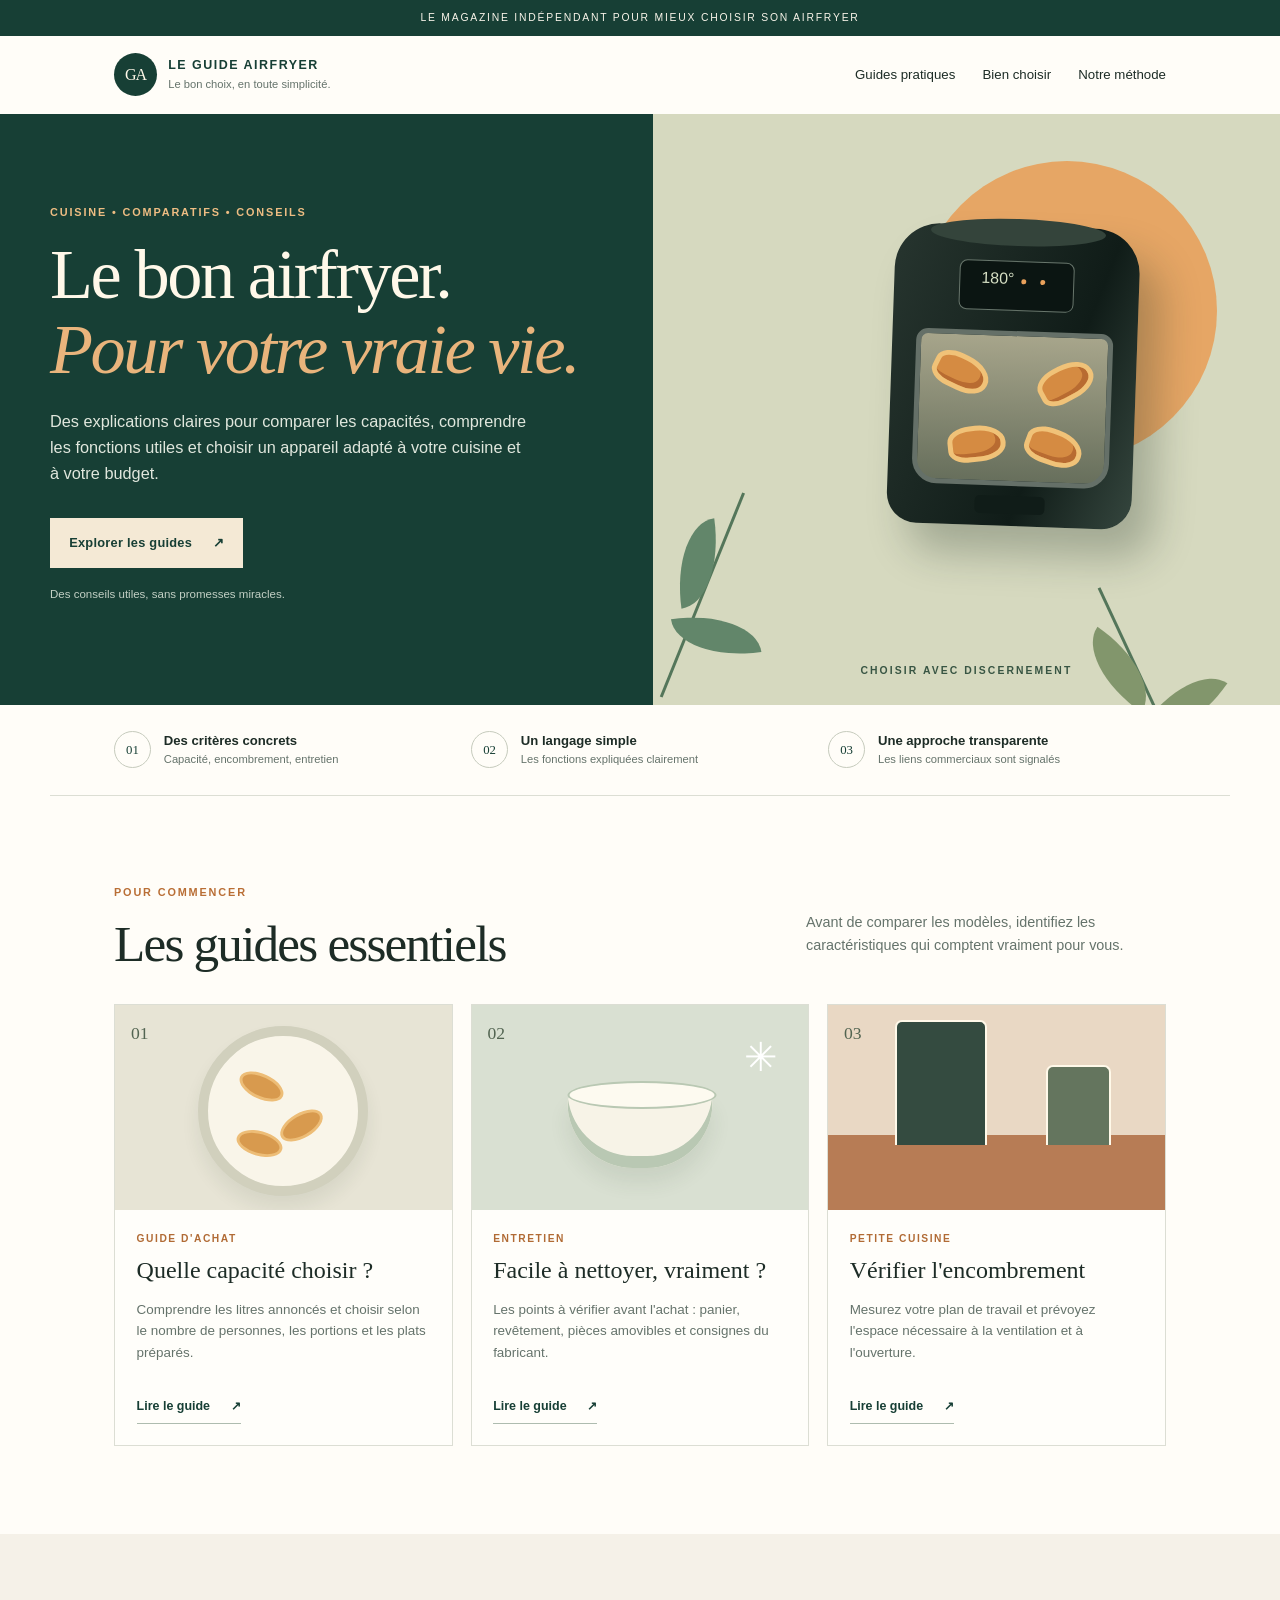
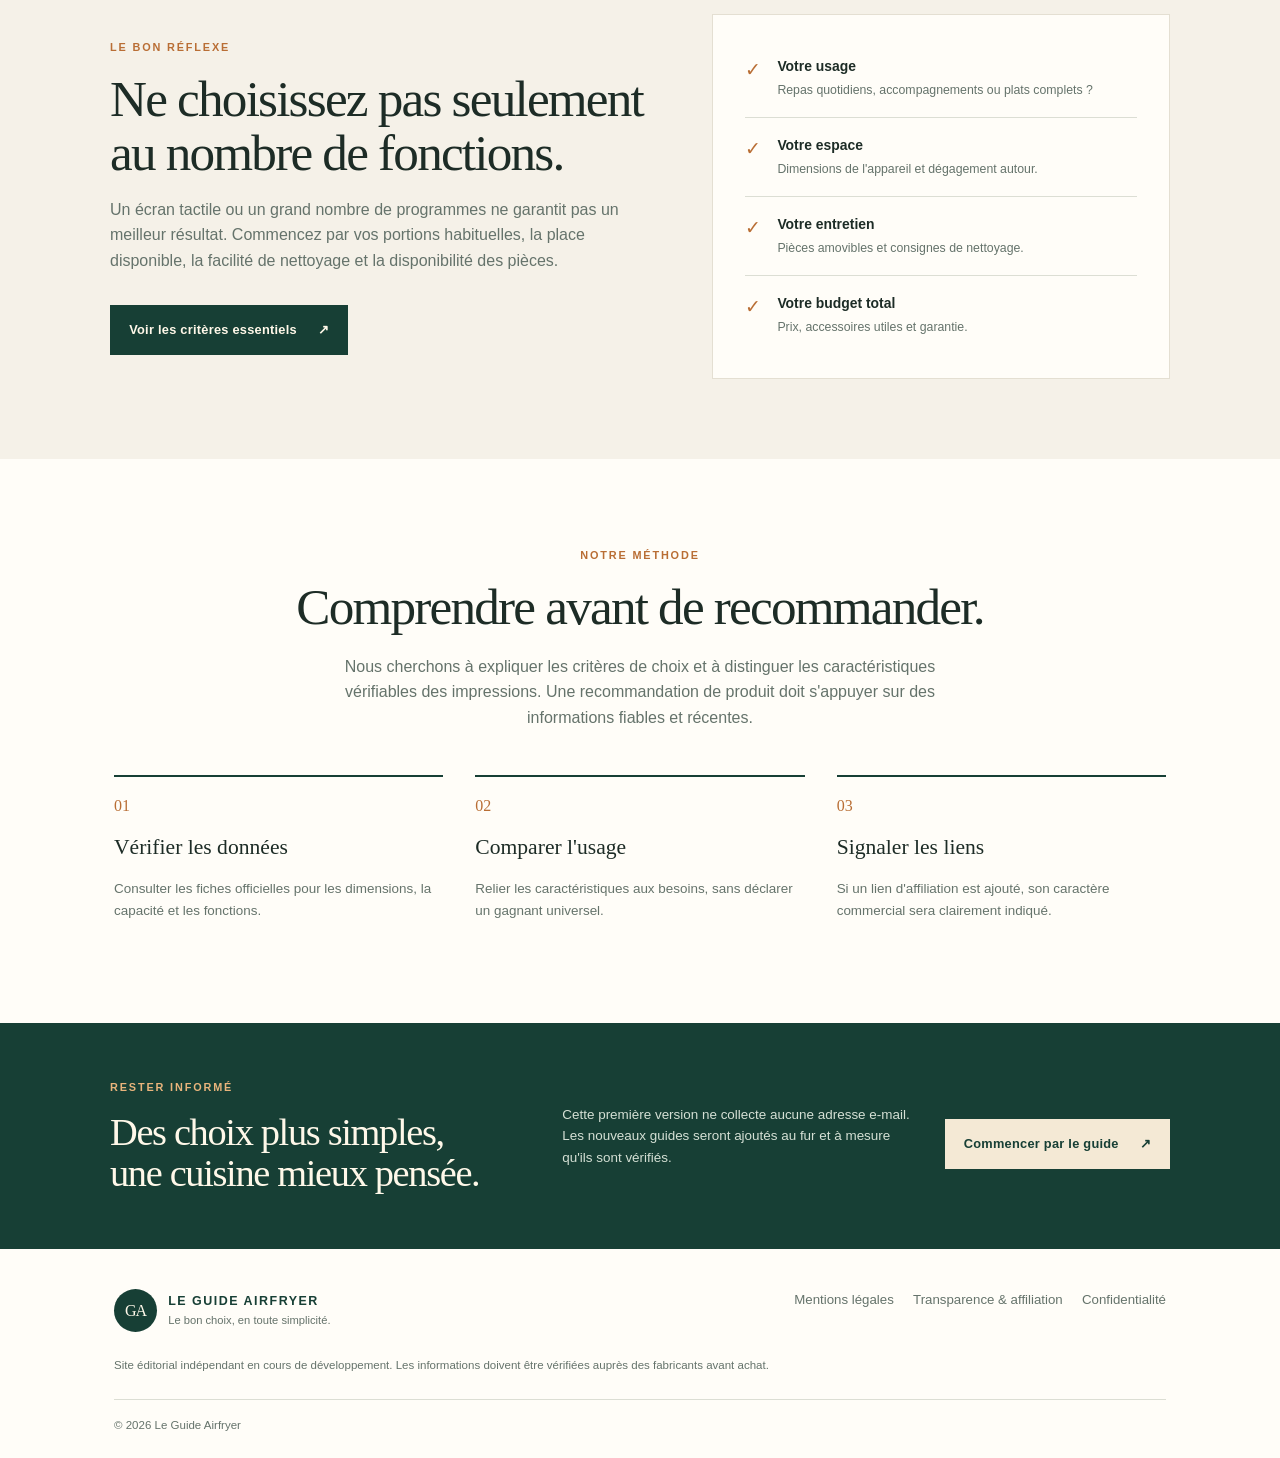
<file: index.html>
<!doctype html>
<html lang="fr">
<head>
  <meta charset="utf-8">
  <meta name="viewport" content="width=device-width, initial-scale=1">
  <meta name="theme-color" content="#173f35">
  <meta name="description" content="Guides pratiques, critères de choix et comparatifs pour choisir un airfryer adapté à votre cuisine.">
  <title>Le Guide Airfryer — Bien choisir, mieux cuisiner</title>
  <link rel="stylesheet" href="styles.css">
</head>
<body>
  <div class="announcement">LE MAGAZINE INDÉPENDANT POUR MIEUX CHOISIR SON AIRFRYER</div>
  <header class="site-header">
    <a class="brand" href="index.html" aria-label="Le Guide Airfryer, accueil">
      <span class="brand-mark">GA</span>
      <span><strong>LE GUIDE AIRFRYER</strong><small>Le bon choix, en toute simplicité.</small></span>
    </a>
    <button class="menu-toggle" id="menuToggle" aria-expanded="false" aria-controls="mainNav">Menu</button>
    <nav id="mainNav" class="main-nav" aria-label="Navigation principale">
      <a href="#guides">Guides pratiques</a>
      <a href="#choisir">Bien choisir</a>
      <a href="#methode">Notre méthode</a>
    </nav>
  </header>

  <main>
    <section class="hero">
      <div class="hero-copy">
        <p class="eyebrow">CUISINE • COMPARATIFS • CONSEILS</p>
        <h1>Le bon airfryer.<br><em>Pour votre vraie vie.</em></h1>
        <p class="hero-intro">Des explications claires pour comparer les capacités, comprendre les fonctions utiles et choisir un appareil adapté à votre cuisine et à votre budget.</p>
        <a class="button button-light" href="#guides">Explorer les guides <span aria-hidden="true">↗</span></a>
        <p class="hero-note">Des conseils utiles, sans promesses miracles.</p>
      </div>
      <div class="hero-art" role="img" aria-label="Illustration stylisée d'un airfryer et de légumes">
        <div class="sun"></div>
        <div class="plant plant-one"></div><div class="plant plant-two"></div>
        <div class="airfryer">
          <div class="airfryer-top"></div><div class="airfryer-screen"><span>180°</span><i></i><i></i></div>
          <div class="airfryer-drawer"><div class="food food-one"></div><div class="food food-two"></div><div class="food food-three"></div><div class="food food-four"></div></div>
          <div class="airfryer-handle"></div>
        </div>
        <div class="art-caption">CHOISIR AVEC DISCERNEMENT</div>
      </div>
    </section>

    <section class="trust-strip" aria-label="Nos engagements">
      <div><span class="trust-icon">01</span><span><strong>Des critères concrets</strong><small>Capacité, encombrement, entretien</small></span></div>
      <div><span class="trust-icon">02</span><span><strong>Un langage simple</strong><small>Les fonctions expliquées clairement</small></span></div>
      <div><span class="trust-icon">03</span><span><strong>Une approche transparente</strong><small>Les liens commerciaux sont signalés</small></span></div>
    </section>

    <section class="section" id="guides">
      <div class="section-heading">
        <div><p class="eyebrow">POUR COMMENCER</p><h2>Les guides essentiels</h2></div>
        <p>Avant de comparer les modèles, identifiez les caractéristiques qui comptent vraiment pour vous.</p>
      </div>
      <div class="guide-grid">
        <article class="guide-card featured">
          <div class="card-visual visual-capacity"><span class="visual-number">01</span><div class="plate"><div class="potato p1"></div><div class="potato p2"></div><div class="potato p3"></div></div></div>
          <div class="card-content"><p class="card-category">GUIDE D'ACHAT</p><h3>Quelle capacité choisir ?</h3><p>Comprendre les litres annoncés et choisir selon le nombre de personnes, les portions et les plats préparés.</p><a href="guide-capacite.html" class="text-link">Lire le guide <span>↗</span></a></div>
        </article>
        <article class="guide-card">
          <div class="card-visual visual-clean"><span class="visual-number">02</span><div class="sparkle">✳</div><div class="bowl"></div></div>
          <div class="card-content"><p class="card-category">ENTRETIEN</p><h3>Facile à nettoyer, vraiment ?</h3><p>Les points à vérifier avant l'achat : panier, revêtement, pièces amovibles et consignes du fabricant.</p><a href="guide-entretien.html" class="text-link">Lire le guide <span>↗</span></a></div>
        </article>
        <article class="guide-card">
          <div class="card-visual visual-size"><span class="visual-number">03</span><div class="counter"></div><div class="measure measure-a"></div><div class="measure measure-b"></div></div>
          <div class="card-content"><p class="card-category">PETITE CUISINE</p><h3>Vérifier l'encombrement</h3><p>Mesurez votre plan de travail et prévoyez l'espace nécessaire à la ventilation et à l'ouverture.</p><a href="guide-encombrement.html" class="text-link">Lire le guide <span>↗</span></a></div>
        </article>
      </div>
    </section>

    <section class="choice-section" id="choisir">
      <div class="choice-copy">
        <p class="eyebrow">LE BON RÉFLEXE</p>
        <h2>Ne choisissez pas seulement au nombre de fonctions.</h2>
        <p>Un écran tactile ou un grand nombre de programmes ne garantit pas un meilleur résultat. Commencez par vos portions habituelles, la place disponible, la facilité de nettoyage et la disponibilité des pièces.</p>
        <a href="guide-capacite.html" class="button button-dark">Voir les critères essentiels <span>↗</span></a>
      </div>
      <div class="checklist">
        <div><span>✓</span><p><strong>Votre usage</strong><small>Repas quotidiens, accompagnements ou plats complets ?</small></p></div>
        <div><span>✓</span><p><strong>Votre espace</strong><small>Dimensions de l'appareil et dégagement autour.</small></p></div>
        <div><span>✓</span><p><strong>Votre entretien</strong><small>Pièces amovibles et consignes de nettoyage.</small></p></div>
        <div><span>✓</span><p><strong>Votre budget total</strong><small>Prix, accessoires utiles et garantie.</small></p></div>
      </div>
    </section>

    <section class="method-section" id="methode">
      <p class="eyebrow">NOTRE MÉTHODE</p>
      <h2>Comprendre avant de recommander.</h2>
      <p class="method-intro">Nous cherchons à expliquer les critères de choix et à distinguer les caractéristiques vérifiables des impressions. Une recommandation de produit doit s'appuyer sur des informations fiables et récentes.</p>
      <div class="method-points">
        <div><span>01</span><h3>Vérifier les données</h3><p>Consulter les fiches officielles pour les dimensions, la capacité et les fonctions.</p></div>
        <div><span>02</span><h3>Comparer l'usage</h3><p>Relier les caractéristiques aux besoins, sans déclarer un gagnant universel.</p></div>
        <div><span>03</span><h3>Signaler les liens</h3><p>Si un lien d'affiliation est ajouté, son caractère commercial sera clairement indiqué.</p></div>
      </div>
    </section>

    <section class="newsletter">
      <div><p class="eyebrow">RESTER INFORMÉ</p><h2>Des choix plus simples,<br>une cuisine mieux pensée.</h2></div>
      <p>Cette première version ne collecte aucune adresse e-mail. Les nouveaux guides seront ajoutés au fur et à mesure qu'ils sont vérifiés.</p>
      <a href="guide-capacite.html" class="button button-light">Commencer par le guide <span>↗</span></a>
    </section>
  </main>

  <footer class="site-footer">
    <a class="brand brand-footer" href="index.html"><span class="brand-mark">GA</span><span><strong>LE GUIDE AIRFRYER</strong><small>Le bon choix, en toute simplicité.</small></span></a>
    <div class="footer-links"><a href="mentions-legales.html">Mentions légales</a><a href="divulgation-affiliation.html">Transparence & affiliation</a><a href="confidentialite.html">Confidentialité</a></div>
    <p class="footer-note">Site éditorial indépendant en cours de développement. Les informations doivent être vérifiées auprès des fabricants avant achat.</p>
    <p class="copyright">© <span id="year"></span> Le Guide Airfryer</p>
  </footer>
  <script src="script.js"></script>
</body>
</html>
</file>
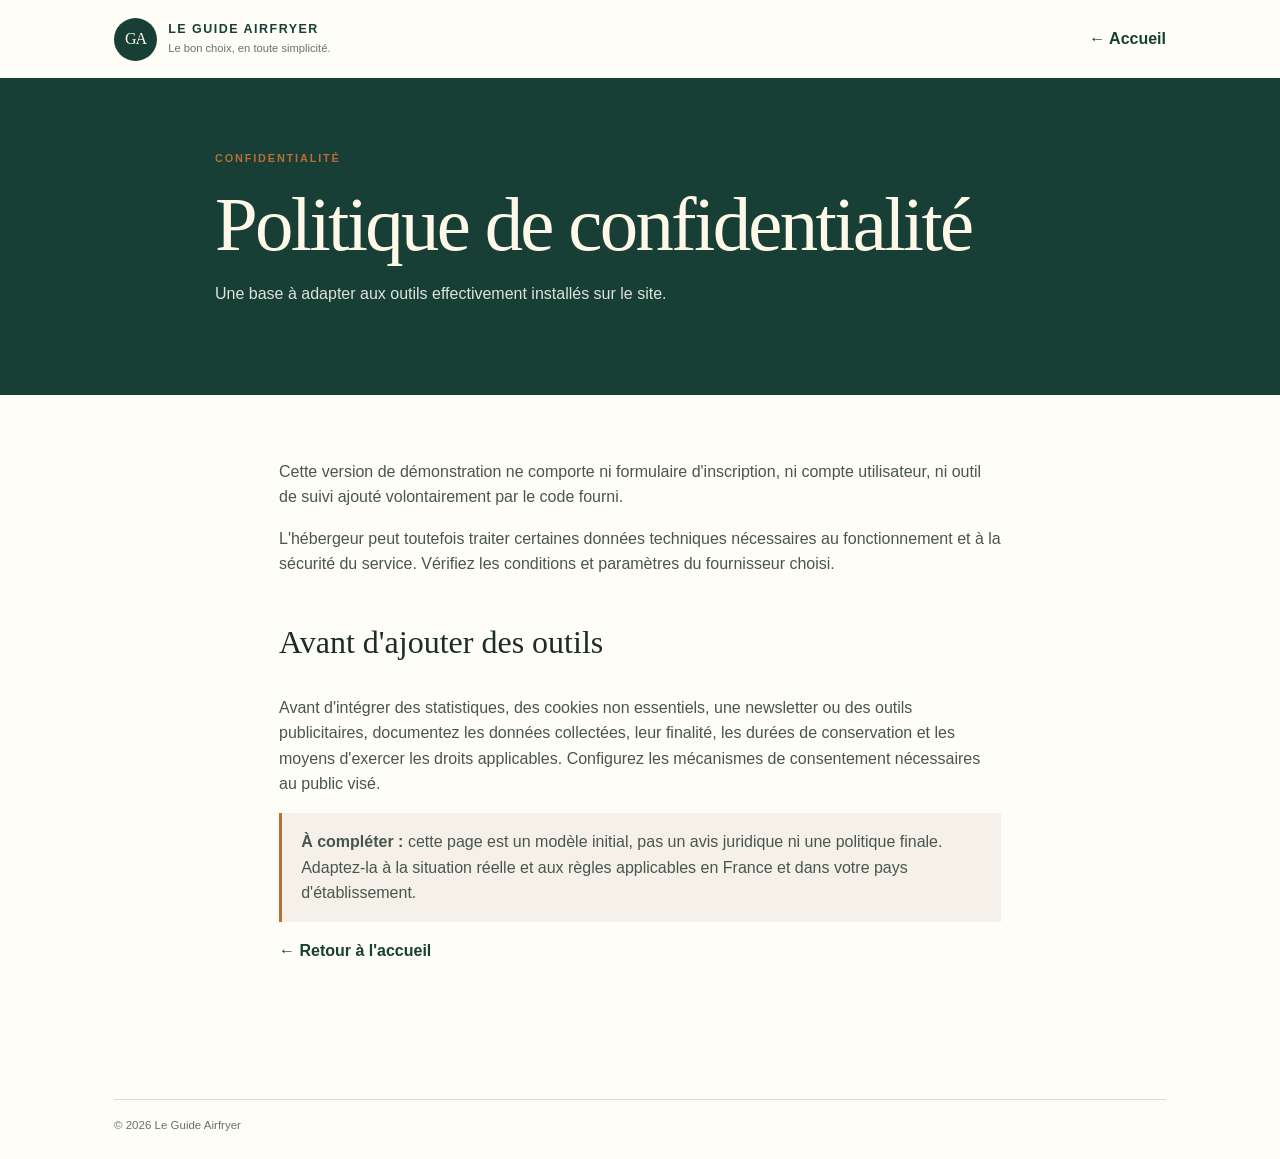
<file: confidentialite.html>
<!doctype html><html lang="fr"><head><meta charset="utf-8"><meta name="viewport" content="width=device-width, initial-scale=1"><title>Confidentialité — Le Guide Airfryer</title><link rel="stylesheet" href="styles.css"></head><body><header class="site-header"><a class="brand" href="index.html"><span class="brand-mark">GA</span><span><strong>LE GUIDE AIRFRYER</strong><small>Le bon choix, en toute simplicité.</small></span></a><a class="back-link" href="index.html">← Accueil</a></header><main><section class="article-hero"><p class="eyebrow">CONFIDENTIALITÉ</p><h1>Politique de confidentialité</h1><p>Une base à adapter aux outils effectivement installés sur le site.</p></section><article class="article-body"><p>Cette version de démonstration ne comporte ni formulaire d'inscription, ni compte utilisateur, ni outil de suivi ajouté volontairement par le code fourni.</p><p>L'hébergeur peut toutefois traiter certaines données techniques nécessaires au fonctionnement et à la sécurité du service. Vérifiez les conditions et paramètres du fournisseur choisi.</p><h2>Avant d'ajouter des outils</h2><p>Avant d'intégrer des statistiques, des cookies non essentiels, une newsletter ou des outils publicitaires, documentez les données collectées, leur finalité, les durées de conservation et les moyens d'exercer les droits applicables. Configurez les mécanismes de consentement nécessaires au public visé.</p><p class="notice"><strong>À compléter :</strong> cette page est un modèle initial, pas un avis juridique ni une politique finale. Adaptez-la à la situation réelle et aux règles applicables en France et dans votre pays d'établissement.</p><p><a class="back-link" href="index.html">← Retour à l'accueil</a></p></article></main><footer class="site-footer"><p class="copyright">© <span id="year"></span> Le Guide Airfryer</p></footer><script src="script.js"></script></body></html>
</file>
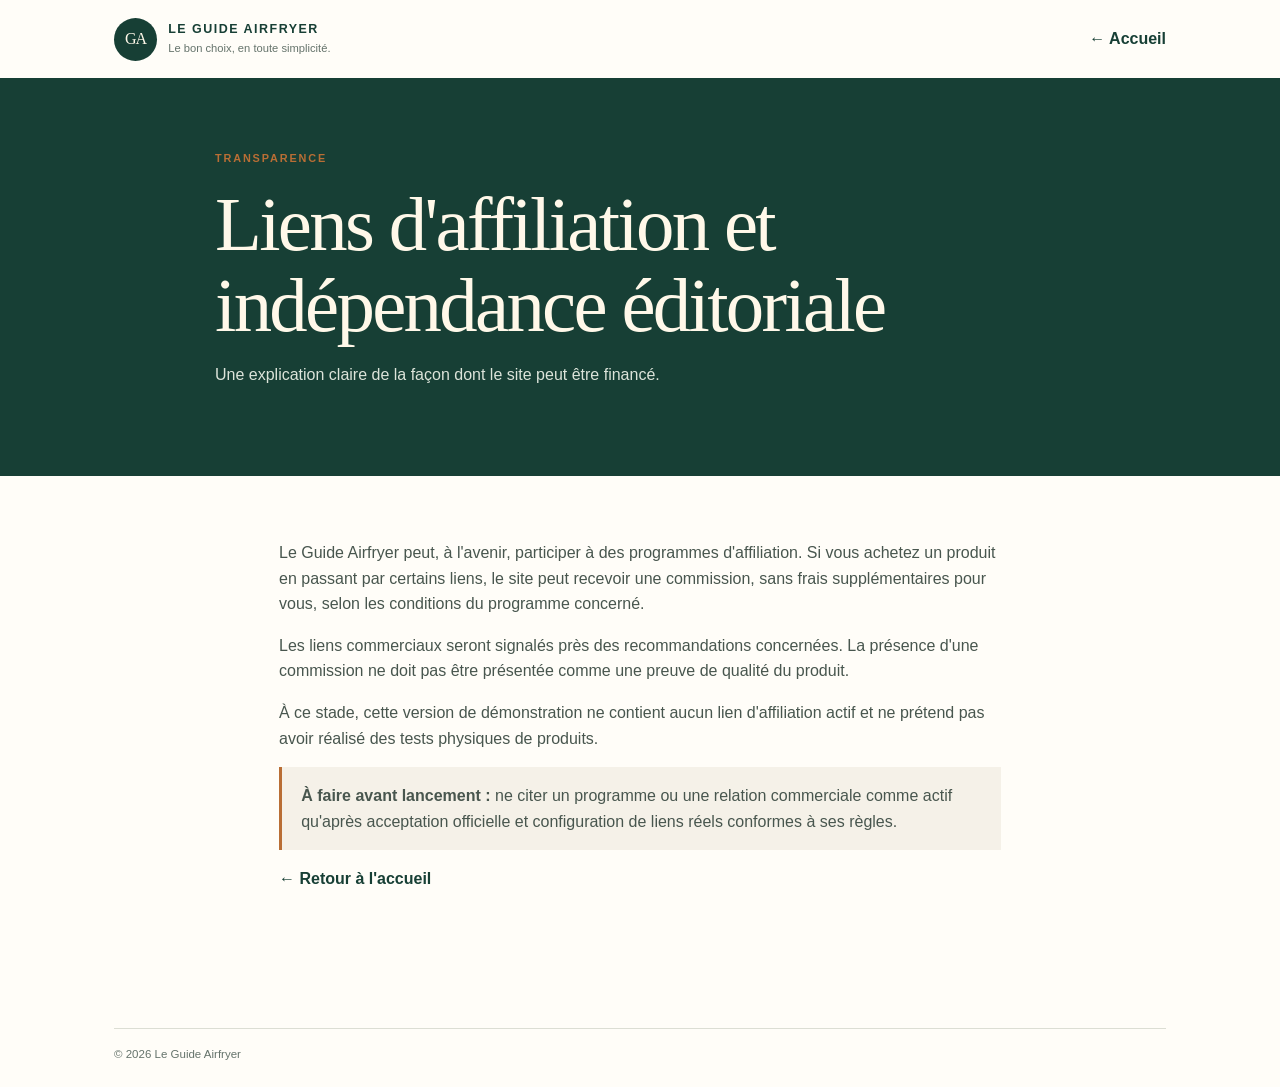
<file: divulgation-affiliation.html>
<!doctype html><html lang="fr"><head><meta charset="utf-8"><meta name="viewport" content="width=device-width, initial-scale=1"><title>Transparence et affiliation — Le Guide Airfryer</title><link rel="stylesheet" href="styles.css"></head><body><header class="site-header"><a class="brand" href="index.html"><span class="brand-mark">GA</span><span><strong>LE GUIDE AIRFRYER</strong><small>Le bon choix, en toute simplicité.</small></span></a><a class="back-link" href="index.html">← Accueil</a></header><main><section class="article-hero"><p class="eyebrow">TRANSPARENCE</p><h1>Liens d'affiliation et indépendance éditoriale</h1><p>Une explication claire de la façon dont le site peut être financé.</p></section><article class="article-body"><p>Le Guide Airfryer peut, à l'avenir, participer à des programmes d'affiliation. Si vous achetez un produit en passant par certains liens, le site peut recevoir une commission, sans frais supplémentaires pour vous, selon les conditions du programme concerné.</p><p>Les liens commerciaux seront signalés près des recommandations concernées. La présence d'une commission ne doit pas être présentée comme une preuve de qualité du produit.</p><p>À ce stade, cette version de démonstration ne contient aucun lien d'affiliation actif et ne prétend pas avoir réalisé des tests physiques de produits.</p><p class="notice"><strong>À faire avant lancement :</strong> ne citer un programme ou une relation commerciale comme actif qu'après acceptation officielle et configuration de liens réels conformes à ses règles.</p><p><a class="back-link" href="index.html">← Retour à l'accueil</a></p></article></main><footer class="site-footer"><p class="copyright">© <span id="year"></span> Le Guide Airfryer</p></footer><script src="script.js"></script></body></html>
</file>
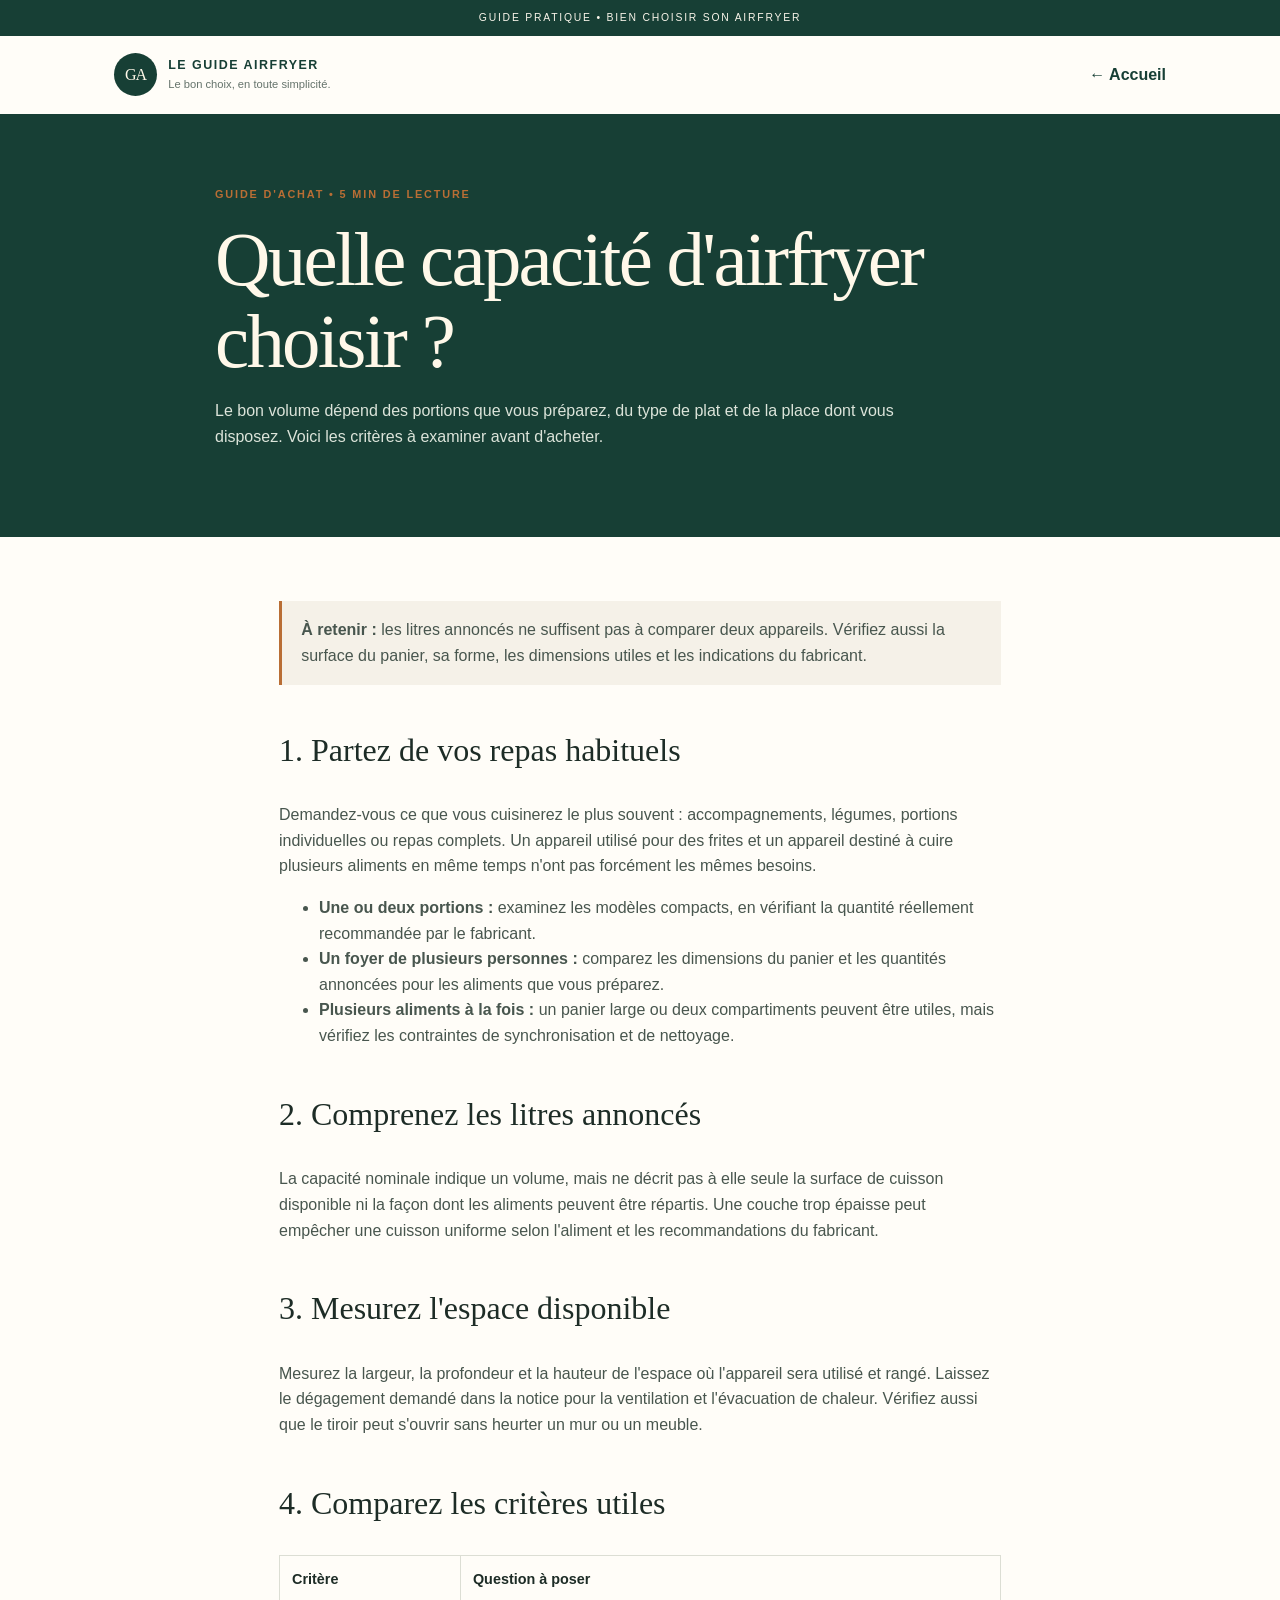
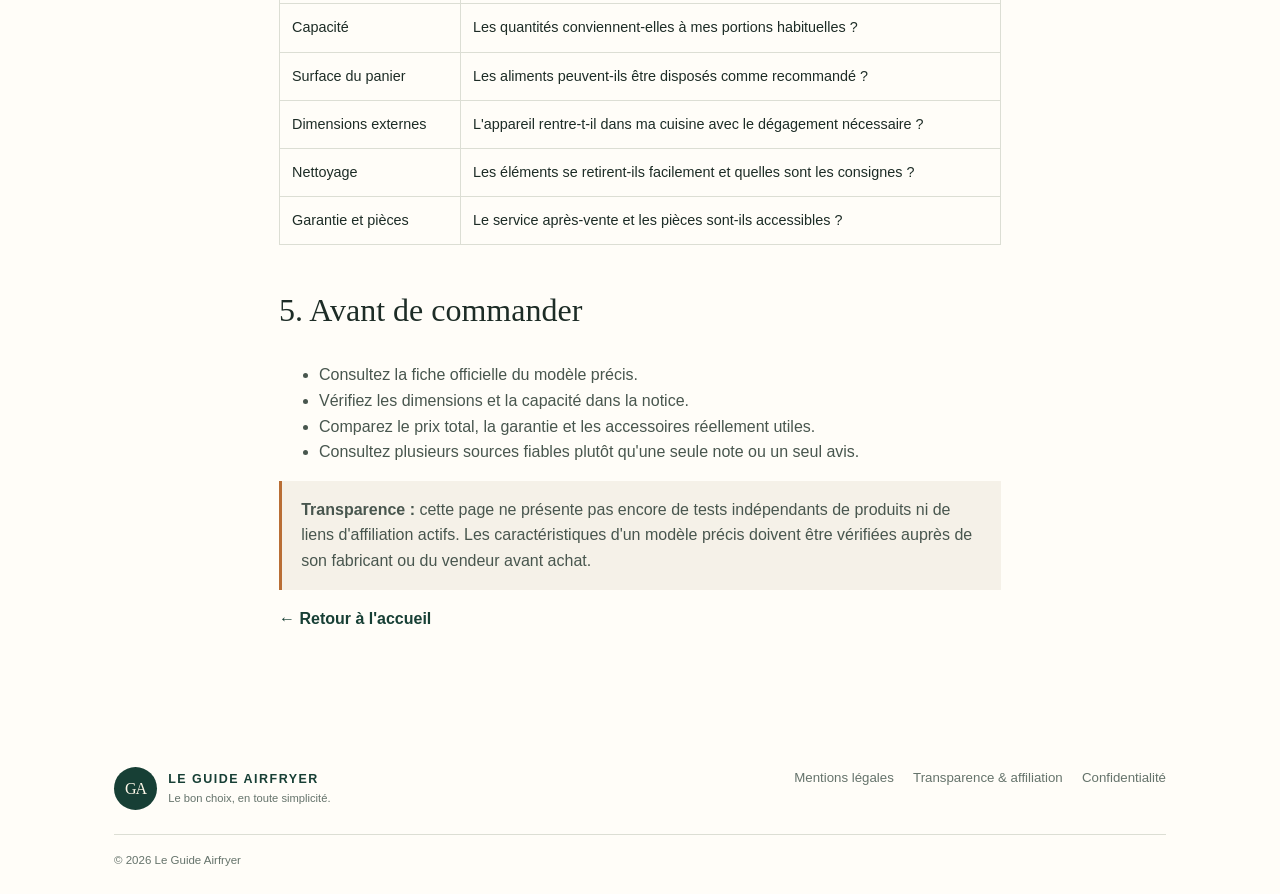
<file: guide-capacite.html>
<!doctype html>
<html lang="fr"><head><meta charset="utf-8"><meta name="viewport" content="width=device-width, initial-scale=1"><meta name="description" content="Comment choisir la capacité d'un airfryer selon vos portions, votre foyer et votre cuisine."><title>Quelle capacité d'airfryer choisir ? — Le Guide Airfryer</title><link rel="stylesheet" href="styles.css"></head><body>
<div class="announcement">GUIDE PRATIQUE • BIEN CHOISIR SON AIRFRYER</div><header class="site-header"><a class="brand" href="index.html"><span class="brand-mark">GA</span><span><strong>LE GUIDE AIRFRYER</strong><small>Le bon choix, en toute simplicité.</small></span></a><a class="back-link" href="index.html">← Accueil</a></header>
<main><section class="article-hero"><p class="eyebrow">GUIDE D'ACHAT • 5 MIN DE LECTURE</p><h1>Quelle capacité d'airfryer choisir ?</h1><p>Le bon volume dépend des portions que vous préparez, du type de plat et de la place dont vous disposez. Voici les critères à examiner avant d'acheter.</p></section>
<article class="article-body">
<p class="notice"><strong>À retenir :</strong> les litres annoncés ne suffisent pas à comparer deux appareils. Vérifiez aussi la surface du panier, sa forme, les dimensions utiles et les indications du fabricant.</p>
<h2>1. Partez de vos repas habituels</h2><p>Demandez-vous ce que vous cuisinerez le plus souvent : accompagnements, légumes, portions individuelles ou repas complets. Un appareil utilisé pour des frites et un appareil destiné à cuire plusieurs aliments en même temps n'ont pas forcément les mêmes besoins.</p>
<ul><li><strong>Une ou deux portions :</strong> examinez les modèles compacts, en vérifiant la quantité réellement recommandée par le fabricant.</li><li><strong>Un foyer de plusieurs personnes :</strong> comparez les dimensions du panier et les quantités annoncées pour les aliments que vous préparez.</li><li><strong>Plusieurs aliments à la fois :</strong> un panier large ou deux compartiments peuvent être utiles, mais vérifiez les contraintes de synchronisation et de nettoyage.</li></ul>
<h2>2. Comprenez les litres annoncés</h2><p>La capacité nominale indique un volume, mais ne décrit pas à elle seule la surface de cuisson disponible ni la façon dont les aliments peuvent être répartis. Une couche trop épaisse peut empêcher une cuisson uniforme selon l'aliment et les recommandations du fabricant.</p>
<h2>3. Mesurez l'espace disponible</h2><p>Mesurez la largeur, la profondeur et la hauteur de l'espace où l'appareil sera utilisé et rangé. Laissez le dégagement demandé dans la notice pour la ventilation et l'évacuation de chaleur. Vérifiez aussi que le tiroir peut s'ouvrir sans heurter un mur ou un meuble.</p>
<h2>4. Comparez les critères utiles</h2><table><thead><tr><th>Critère</th><th>Question à poser</th></tr></thead><tbody><tr><td>Capacité</td><td>Les quantités conviennent-elles à mes portions habituelles ?</td></tr><tr><td>Surface du panier</td><td>Les aliments peuvent-ils être disposés comme recommandé ?</td></tr><tr><td>Dimensions externes</td><td>L'appareil rentre-t-il dans ma cuisine avec le dégagement nécessaire ?</td></tr><tr><td>Nettoyage</td><td>Les éléments se retirent-ils facilement et quelles sont les consignes ?</td></tr><tr><td>Garantie et pièces</td><td>Le service après-vente et les pièces sont-ils accessibles ?</td></tr></tbody></table>
<h2>5. Avant de commander</h2><ul><li>Consultez la fiche officielle du modèle précis.</li><li>Vérifiez les dimensions et la capacité dans la notice.</li><li>Comparez le prix total, la garantie et les accessoires réellement utiles.</li><li>Consultez plusieurs sources fiables plutôt qu'une seule note ou un seul avis.</li></ul>
<p class="notice"><strong>Transparence :</strong> cette page ne présente pas encore de tests indépendants de produits ni de liens d'affiliation actifs. Les caractéristiques d'un modèle précis doivent être vérifiées auprès de son fabricant ou du vendeur avant achat.</p>
<p><a class="back-link" href="index.html">← Retour à l'accueil</a></p>
</article></main><footer class="site-footer"><a class="brand brand-footer" href="index.html"><span class="brand-mark">GA</span><span><strong>LE GUIDE AIRFRYER</strong><small>Le bon choix, en toute simplicité.</small></span></a><div class="footer-links"><a href="mentions-legales.html">Mentions légales</a><a href="divulgation-affiliation.html">Transparence & affiliation</a><a href="confidentialite.html">Confidentialité</a></div><p class="copyright">© <span id="year"></span> Le Guide Airfryer</p></footer><script src="script.js"></script></body></html>
</file>
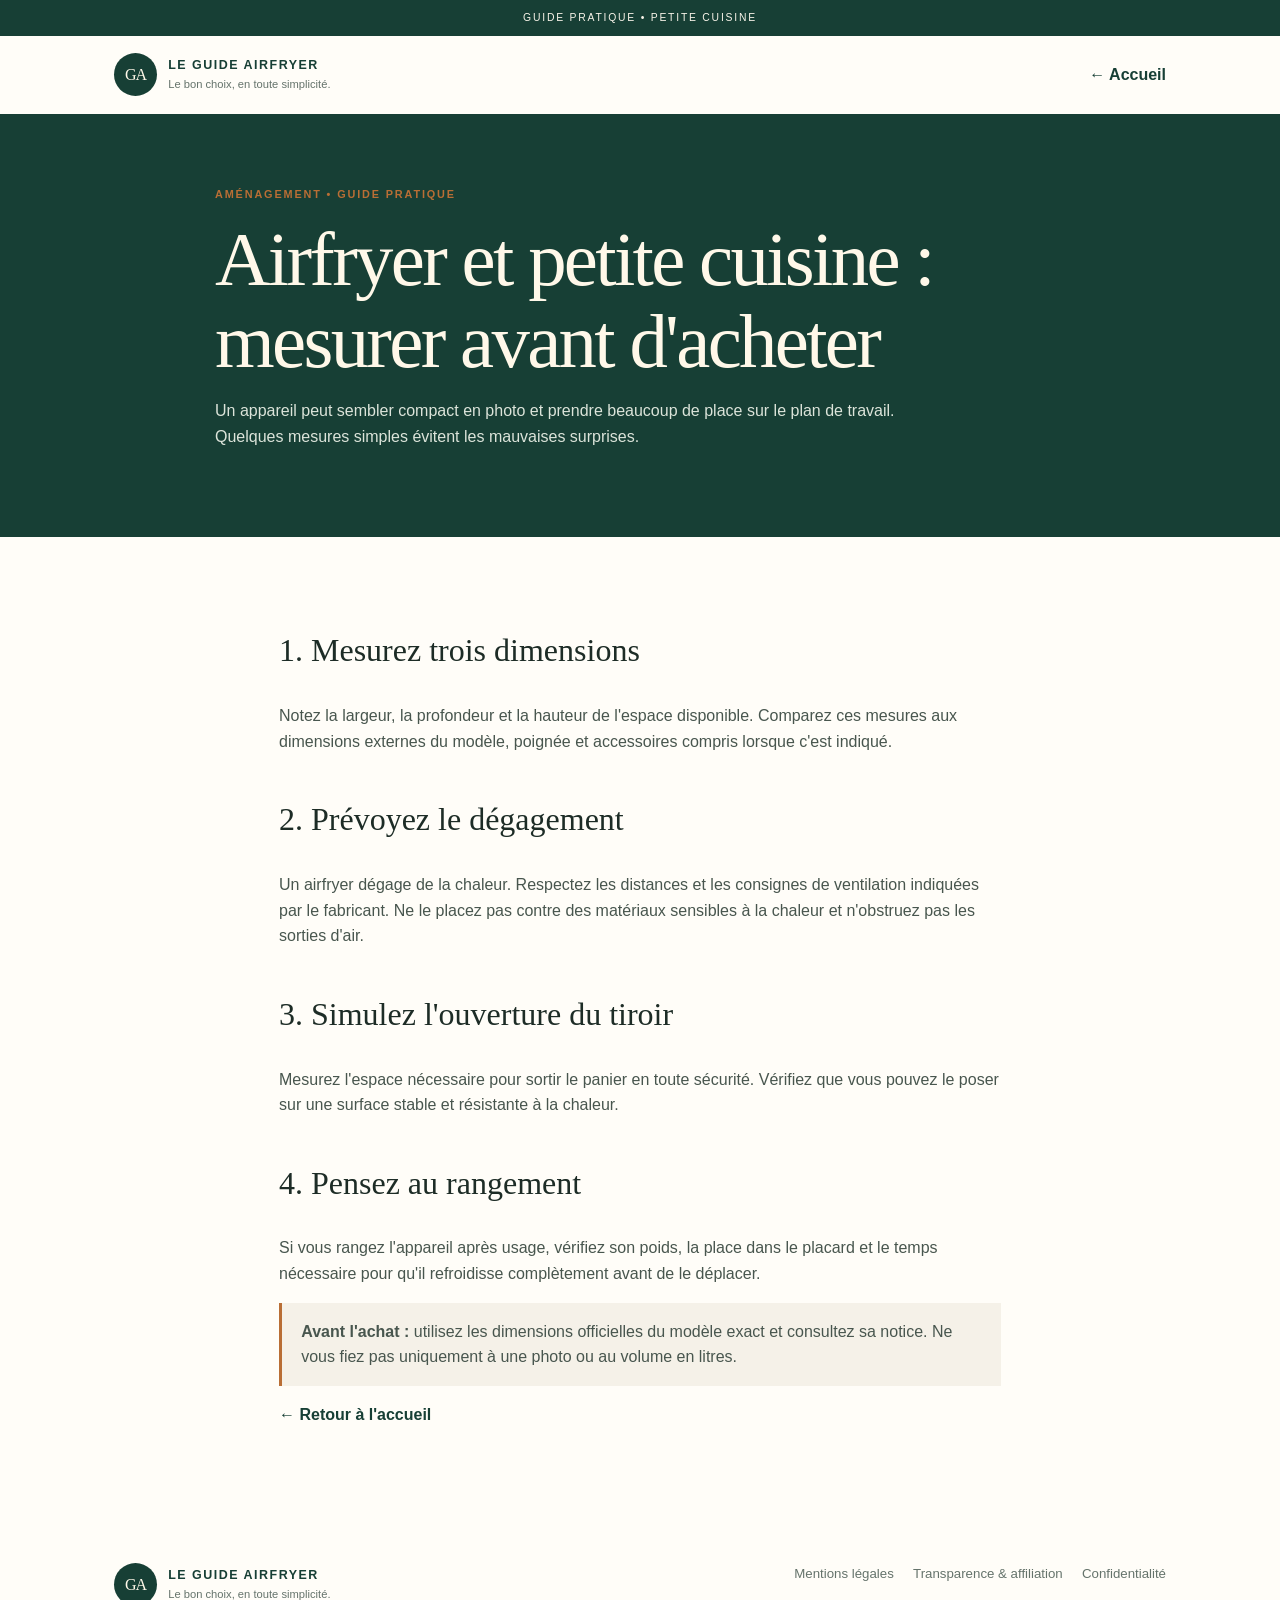
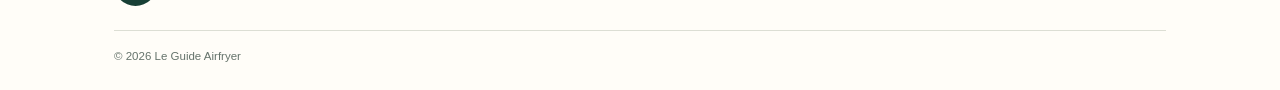
<file: guide-encombrement.html>
<!doctype html>
<html lang="fr"><head><meta charset="utf-8"><meta name="viewport" content="width=device-width, initial-scale=1"><meta name="description" content="Mesurer l'espace disponible avant d'acheter un airfryer."><title>Airfryer et petite cuisine : mesurer l'espace — Le Guide Airfryer</title><link rel="stylesheet" href="styles.css"></head><body><div class="announcement">GUIDE PRATIQUE • PETITE CUISINE</div><header class="site-header"><a class="brand" href="index.html"><span class="brand-mark">GA</span><span><strong>LE GUIDE AIRFRYER</strong><small>Le bon choix, en toute simplicité.</small></span></a><a class="back-link" href="index.html">← Accueil</a></header><main><section class="article-hero"><p class="eyebrow">AMÉNAGEMENT • GUIDE PRATIQUE</p><h1>Airfryer et petite cuisine : mesurer avant d'acheter</h1><p>Un appareil peut sembler compact en photo et prendre beaucoup de place sur le plan de travail. Quelques mesures simples évitent les mauvaises surprises.</p></section><article class="article-body"><h2>1. Mesurez trois dimensions</h2><p>Notez la largeur, la profondeur et la hauteur de l'espace disponible. Comparez ces mesures aux dimensions externes du modèle, poignée et accessoires compris lorsque c'est indiqué.</p><h2>2. Prévoyez le dégagement</h2><p>Un airfryer dégage de la chaleur. Respectez les distances et les consignes de ventilation indiquées par le fabricant. Ne le placez pas contre des matériaux sensibles à la chaleur et n'obstruez pas les sorties d'air.</p><h2>3. Simulez l'ouverture du tiroir</h2><p>Mesurez l'espace nécessaire pour sortir le panier en toute sécurité. Vérifiez que vous pouvez le poser sur une surface stable et résistante à la chaleur.</p><h2>4. Pensez au rangement</h2><p>Si vous rangez l'appareil après usage, vérifiez son poids, la place dans le placard et le temps nécessaire pour qu'il refroidisse complètement avant de le déplacer.</p><p class="notice"><strong>Avant l'achat :</strong> utilisez les dimensions officielles du modèle exact et consultez sa notice. Ne vous fiez pas uniquement à une photo ou au volume en litres.</p><p><a class="back-link" href="index.html">← Retour à l'accueil</a></p></article></main><footer class="site-footer"><a class="brand brand-footer" href="index.html"><span class="brand-mark">GA</span><span><strong>LE GUIDE AIRFRYER</strong><small>Le bon choix, en toute simplicité.</small></span></a><div class="footer-links"><a href="mentions-legales.html">Mentions légales</a><a href="divulgation-affiliation.html">Transparence & affiliation</a><a href="confidentialite.html">Confidentialité</a></div><p class="copyright">© <span id="year"></span> Le Guide Airfryer</p></footer><script src="script.js"></script></body></html>
</file>
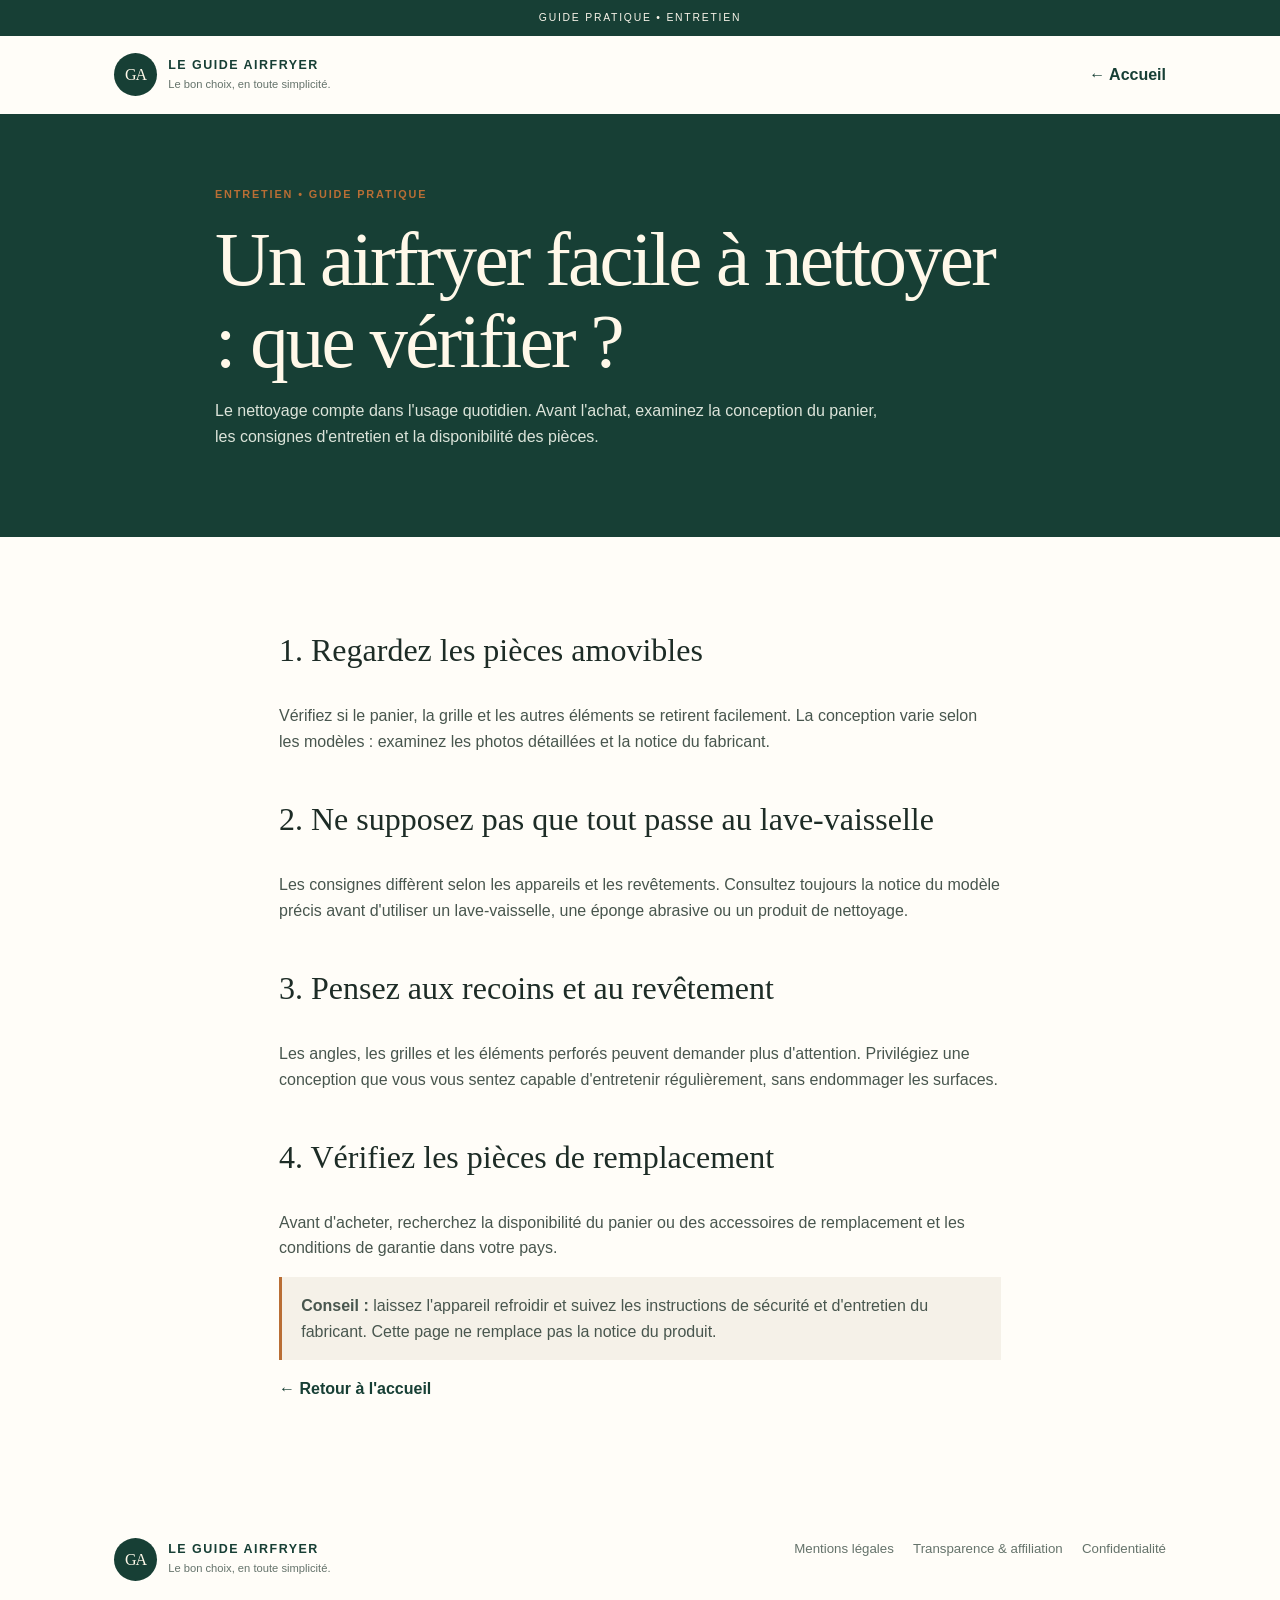
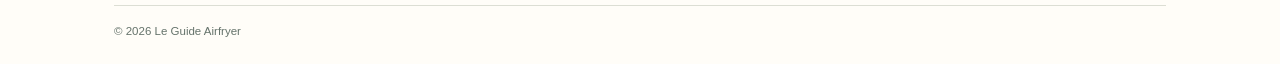
<file: guide-entretien.html>
<!doctype html>
<html lang="fr"><head><meta charset="utf-8"><meta name="viewport" content="width=device-width, initial-scale=1"><meta name="description" content="Les critères à vérifier pour choisir un airfryer facile à nettoyer."><title>Airfryer : les critères de nettoyage — Le Guide Airfryer</title><link rel="stylesheet" href="styles.css"></head><body><div class="announcement">GUIDE PRATIQUE • ENTRETIEN</div><header class="site-header"><a class="brand" href="index.html"><span class="brand-mark">GA</span><span><strong>LE GUIDE AIRFRYER</strong><small>Le bon choix, en toute simplicité.</small></span></a><a class="back-link" href="index.html">← Accueil</a></header><main><section class="article-hero"><p class="eyebrow">ENTRETIEN • GUIDE PRATIQUE</p><h1>Un airfryer facile à nettoyer : que vérifier ?</h1><p>Le nettoyage compte dans l'usage quotidien. Avant l'achat, examinez la conception du panier, les consignes d'entretien et la disponibilité des pièces.</p></section><article class="article-body"><h2>1. Regardez les pièces amovibles</h2><p>Vérifiez si le panier, la grille et les autres éléments se retirent facilement. La conception varie selon les modèles : examinez les photos détaillées et la notice du fabricant.</p><h2>2. Ne supposez pas que tout passe au lave-vaisselle</h2><p>Les consignes diffèrent selon les appareils et les revêtements. Consultez toujours la notice du modèle précis avant d'utiliser un lave-vaisselle, une éponge abrasive ou un produit de nettoyage.</p><h2>3. Pensez aux recoins et au revêtement</h2><p>Les angles, les grilles et les éléments perforés peuvent demander plus d'attention. Privilégiez une conception que vous vous sentez capable d'entretenir régulièrement, sans endommager les surfaces.</p><h2>4. Vérifiez les pièces de remplacement</h2><p>Avant d'acheter, recherchez la disponibilité du panier ou des accessoires de remplacement et les conditions de garantie dans votre pays.</p><p class="notice"><strong>Conseil :</strong> laissez l'appareil refroidir et suivez les instructions de sécurité et d'entretien du fabricant. Cette page ne remplace pas la notice du produit.</p><p><a class="back-link" href="index.html">← Retour à l'accueil</a></p></article></main><footer class="site-footer"><a class="brand brand-footer" href="index.html"><span class="brand-mark">GA</span><span><strong>LE GUIDE AIRFRYER</strong><small>Le bon choix, en toute simplicité.</small></span></a><div class="footer-links"><a href="mentions-legales.html">Mentions légales</a><a href="divulgation-affiliation.html">Transparence & affiliation</a><a href="confidentialite.html">Confidentialité</a></div><p class="copyright">© <span id="year"></span> Le Guide Airfryer</p></footer><script src="script.js"></script></body></html>
</file>
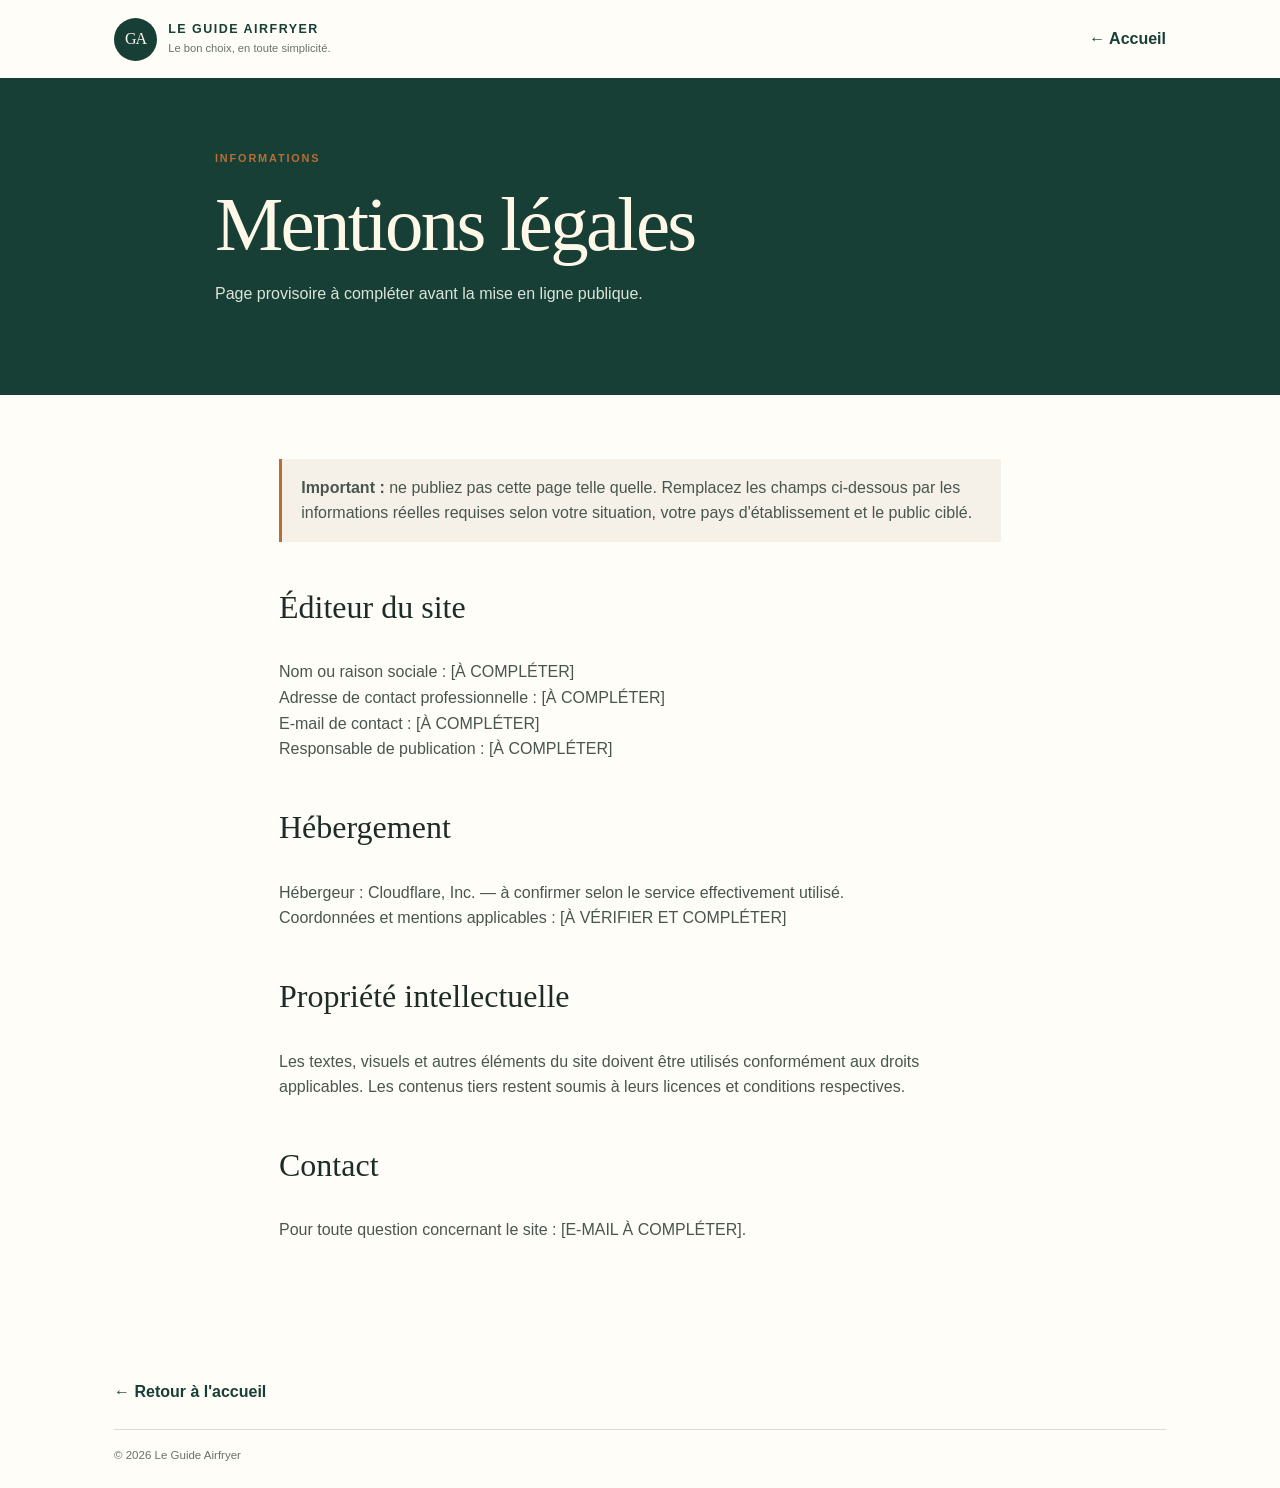
<file: mentions-legales.html>
<!doctype html><html lang="fr"><head><meta charset="utf-8"><meta name="viewport" content="width=device-width, initial-scale=1"><title>Mentions légales — Le Guide Airfryer</title><link rel="stylesheet" href="styles.css"></head><body><header class="site-header"><a class="brand" href="index.html"><span class="brand-mark">GA</span><span><strong>LE GUIDE AIRFRYER</strong><small>Le bon choix, en toute simplicité.</small></span></a><a class="back-link" href="index.html">← Accueil</a></header><main><section class="article-hero"><p class="eyebrow">INFORMATIONS</p><h1>Mentions légales</h1><p>Page provisoire à compléter avant la mise en ligne publique.</p></section><article class="article-body"><p class="notice"><strong>Important :</strong> ne publiez pas cette page telle quelle. Remplacez les champs ci-dessous par les informations réelles requises selon votre situation, votre pays d'établissement et le public ciblé.</p><h2>Éditeur du site</h2><p>Nom ou raison sociale : [À COMPLÉTER]<br>Adresse de contact professionnelle : [À COMPLÉTER]<br>E-mail de contact : [À COMPLÉTER]<br>Responsable de publication : [À COMPLÉTER]</p><h2>Hébergement</h2><p>Hébergeur : Cloudflare, Inc. — à confirmer selon le service effectivement utilisé.<br>Coordonnées et mentions applicables : [À VÉRIFIER ET COMPLÉTER]</p><h2>Propriété intellectuelle</h2><p>Les textes, visuels et autres éléments du site doivent être utilisés conformément aux droits applicables. Les contenus tiers restent soumis à leurs licences et conditions respectives.</p><h2>Contact</h2><p>Pour toute question concernant le site : [E-MAIL À COMPLÉTER].</p></article></main><footer class="site-footer"><a href="index.html" class="back-link">← Retour à l'accueil</a><p class="copyright">© <span id="year"></span> Le Guide Airfryer</p></footer><script src="script.js"></script></body></html>
</file>
<file: styles.css>
:root{--green:#173f35;--green2:#245b4a;--cream:#f5f1e8;--paper:#fffdf8;--orange:#e9a15b;--ink:#1d2c26;--muted:#65736b;--line:#dcded4;--serif:Georgia,"Times New Roman",serif;--sans:Arial,Helvetica,sans-serif}
*{box-sizing:border-box}html{scroll-behavior:smooth}body{margin:0;background:var(--paper);color:var(--ink);font-family:var(--sans);line-height:1.6}a{color:inherit}.announcement{background:var(--green);color:#f8f4e9;text-align:center;font-size:.65rem;letter-spacing:.17em;padding:.6rem 1rem}.site-header{max-width:1180px;margin:auto;padding:1.1rem 5%;display:flex;align-items:center;justify-content:space-between;gap:1.5rem}.brand{display:flex;align-items:center;gap:.7rem;text-decoration:none;color:var(--green)}.brand-mark{width:43px;height:43px;border-radius:50%;background:var(--green);color:#fff8e9;display:grid;place-items:center;font-family:var(--serif);font-size:1rem;letter-spacing:-.06em}.brand strong{display:block;font-size:.78rem;letter-spacing:.12em}.brand small{display:block;font-size:.7rem;color:var(--muted)}.main-nav{display:flex;gap:1.7rem}.main-nav a,.footer-links a{font-size:.83rem;text-decoration:none}.main-nav a:hover,.footer-links a:hover{color:#b66d2d}.menu-toggle{display:none;background:transparent;border:1px solid var(--line);padding:.5rem .75rem;border-radius:3px}
.hero{background:var(--green);color:#fff8e9;display:grid;grid-template-columns:1.02fr .98fr;min-height:510px;overflow:hidden}.hero-copy{padding:clamp(2.5rem,7vw,6.5rem) max(5%,calc((100vw - 1180px)/2));padding-right:2rem;align-self:center}.eyebrow{font-size:.68rem;letter-spacing:.17em;font-weight:bold;color:#b96e35;margin:0 0 1rem}.hero .eyebrow{color:#eebd83}.hero h1,.section h2,.choice-section h2,.method-section h2,.newsletter h2,.article-hero h1{font-family:var(--serif);font-weight:normal;line-height:1.06;letter-spacing:-.035em}.hero h1{font-size:clamp(3rem,5.5vw,5.4rem);margin:0 0 1.35rem}.hero h1 em{color:#e9b47c;font-weight:normal}.hero-intro{font-size:1.02rem;max-width:480px;color:#e0e7dd}.button{display:inline-flex;align-items:center;gap:1.3rem;text-decoration:none;padding:.9rem 1.2rem;font-size:.8rem;font-weight:bold;letter-spacing:.02em;margin-top:1rem;transition:transform .2s}.button:hover{transform:translateY(-2px)}.button-light{background:#f4e9d5;color:var(--green)}.button-dark{background:var(--green);color:#fff8e9}.hero-note{font-size:.72rem;color:#c3d0c5;margin-top:1.1rem}.hero-art{position:relative;min-height:440px;background:#d6d9bf;overflow:hidden}.sun{position:absolute;width:300px;height:300px;border-radius:50%;background:#e8a15b;right:10%;top:8%;opacity:.9}.airfryer{position:absolute;width:245px;height:300px;right:23%;top:19%;background:linear-gradient(110deg,#27352f,#101c18 65%,#35463e);border-radius:45px 45px 30px 30px;box-shadow:22px 28px 40px #18281d45;transform:rotate(2deg)}.airfryer-top{position:absolute;left:35px;right:35px;top:-7px;height:27px;background:#34443b;border-radius:50%}.airfryer-screen{position:absolute;left:65px;right:65px;top:35px;height:50px;background:#0b1512;border:1px solid #68766c;border-radius:8px;color:#d7e0c5;text-align:center;padding:4px;font-size:1rem}.airfryer-screen i{display:inline-block;width:5px;height:5px;background:#e9a15b;border-radius:50%;margin:0 7px}.airfryer-drawer{position:absolute;left:24px;right:24px;top:105px;height:155px;border:5px solid #657068;border-radius:12px 12px 25px 25px;background:linear-gradient(#a7a58b,#676f5c);overflow:hidden}.food{position:absolute;background:#d58b42;border:5px solid #f0c278;border-radius:40% 50% 45% 35%;width:58px;height:36px;box-shadow:inset -5px -4px #b86b31}.food-one{left:12px;top:20px;transform:rotate(24deg)}.food-two{right:12px;top:27px;transform:rotate(-30deg)}.food-three{left:30px;bottom:18px;transform:rotate(-8deg)}.food-four{right:22px;bottom:17px;transform:rotate(18deg)}.airfryer-handle{position:absolute;width:70px;height:18px;bottom:12px;left:88px;background:#101c18;border-radius:5px}.plant{position:absolute;bottom:-20px;width:110px;height:220px;border-left:3px solid #54765a;transform:rotate(22deg);left:7%}.plant:before,.plant:after{content:"";position:absolute;width:45px;height:85px;background:#62866a;border-radius:100% 0 100% 0;left:-40px;top:40px;transform:rotate(-30deg)}.plant:after{left:4px;top:100px;transform:rotate(60deg)}.plant-two{left:auto;right:5%;transform:rotate(-25deg);bottom:-70px}.plant-two:before,.plant-two:after{background:#82966c}.art-caption{position:absolute;bottom:25px;left:0;right:0;text-align:center;color:#385543;font-size:.65rem;letter-spacing:.2em;font-weight:bold}
.trust-strip{max-width:1180px;margin:auto;padding:1.6rem 5%;display:grid;grid-template-columns:repeat(3,1fr);gap:1.2rem;border-bottom:1px solid var(--line)}.trust-strip>div{display:flex;align-items:center;gap:.8rem}.trust-icon{width:37px;height:37px;border:1px solid #c6cbbd;color:var(--green);border-radius:50%;display:grid;place-items:center;font-family:var(--serif);font-size:.8rem;flex-shrink:0}.trust-strip strong,.trust-strip small{display:block}.trust-strip strong{font-size:.82rem}.trust-strip small{font-size:.7rem;color:var(--muted)}
.section,.method-section{max-width:1180px;margin:auto;padding:5.5rem 5%}.section-heading{display:flex;justify-content:space-between;align-items:end;gap:2rem;margin-bottom:2rem}.section h2,.choice-section h2,.method-section h2,.newsletter h2{font-size:clamp(2.2rem,4vw,3.6rem);margin:0}.section-heading>p{max-width:360px;color:var(--muted);font-size:.9rem}.guide-grid{display:grid;grid-template-columns:repeat(3,1fr);gap:1.1rem}.guide-card{border:1px solid var(--line);background:#fffefa;min-width:0}.card-visual{height:205px;position:relative;overflow:hidden;background:#e7e4d5}.visual-number{position:absolute;top:14px;left:16px;color:#526451;font-family:var(--serif);font-size:1.1rem}.plate{position:absolute;width:170px;height:170px;border-radius:50%;background:#f9f5e9;border:10px solid #d1d0bd;left:50%;top:52%;transform:translate(-50%,-50%);box-shadow:0 12px 18px #263a2615}.potato{position:absolute;width:47px;height:25px;border-radius:50%;background:#d89a4e;border:3px solid #edbd77;transform:rotate(25deg)}.p1{top:38px;left:30px}.p2{top:77px;left:70px;transform:rotate(-30deg)}.p3{top:95px;left:28px;transform:rotate(15deg)}.visual-clean{background:#d9e0d2}.sparkle{position:absolute;right:30px;top:20px;color:#fff;font-size:2.5rem}.bowl{position:absolute;width:145px;height:75px;background:#f7f3e7;border-radius:10px 10px 70px 70px;bottom:42px;left:50%;transform:translateX(-50%);box-shadow:inset 0 -12px #b9c8b3,0 15px 20px #314a3018}.bowl:before{content:"";position:absolute;top:-12px;left:0;width:100%;height:24px;background:#fdfaf0;border-radius:50%;border:2px solid #b9c8b3}.visual-size{background:#e9d8c4}.counter{position:absolute;bottom:0;left:0;right:0;height:75px;background:#b77c55}.measure{position:absolute;border:2px solid #fff9e9;border-bottom:0;width:125px;height:110px;bottom:65px;border-radius:7px 7px 0 0}.measure-a{left:20%;width:92px;height:125px;background:#344b40}.measure-b{right:16%;width:65px;height:80px;background:#64755e}.card-content{padding:1.35rem}.card-category{font-size:.64rem;color:#b16b35;font-weight:bold;letter-spacing:.15em;margin:0 0 .55rem}.card-content h3{font-family:var(--serif);font-size:1.5rem;font-weight:normal;line-height:1.2;margin:0 0 .7rem}.card-content>p:not(.card-category){font-size:.84rem;color:var(--muted);min-height:80px}.text-link{display:inline-flex;gap:1.3rem;align-items:center;font-weight:bold;font-size:.78rem;color:var(--green);text-decoration:none;border-bottom:1px solid #aebcaf;padding-bottom:.35rem}.text-link:hover{color:#a85e2b}
.choice-section{background:var(--cream);padding:5rem max(5%,calc((100vw - 1060px)/2));display:grid;grid-template-columns:1fr .85fr;gap:4rem;align-items:center}.choice-copy>p:not(.eyebrow){color:var(--muted);max-width:540px}.checklist{background:#fffdf8;padding:1.5rem 2rem;border:1px solid #e4dfd2}.checklist>div{display:flex;gap:1rem;align-items:flex-start;padding:1rem 0;border-bottom:1px solid var(--line)}.checklist>div:last-child{border:0}.checklist>div>span{color:#b96e35;font-size:1.2rem}.checklist p{margin:0}.checklist strong,.checklist small{display:block}.checklist strong{font-size:.87rem}.checklist small{font-size:.77rem;color:var(--muted);margin-top:.25rem}
.method-section{text-align:center}.method-intro{max-width:660px;margin:1.2rem auto 2.8rem;color:var(--muted)}.method-points{display:grid;grid-template-columns:repeat(3,1fr);gap:2rem;text-align:left}.method-points>div{border-top:2px solid var(--green);padding-top:1rem}.method-points span{color:#b96e35;font-family:var(--serif)}.method-points h3{font-family:var(--serif);font-size:1.35rem;font-weight:normal;margin:.7rem 0}.method-points p{color:var(--muted);font-size:.84rem}
.newsletter{background:var(--green);color:#fff8e9;padding:3.5rem max(5%,calc((100vw - 1060px)/2));display:grid;grid-template-columns:1.2fr 1fr auto;gap:2rem;align-items:center}.newsletter .eyebrow{color:#e9b47c}.newsletter h2{font-size:clamp(1.8rem,3vw,2.6rem)}.newsletter>p{color:#d5e0d5;font-size:.84rem}.site-footer{max-width:1180px;margin:auto;padding:2.5rem 5% 1.5rem;display:grid;grid-template-columns:1fr auto;gap:1.5rem}.brand-footer{align-self:start}.footer-links{display:flex;gap:1.2rem;flex-wrap:wrap;justify-content:flex-end}.footer-links a{color:var(--muted)}.footer-note,.copyright{grid-column:1/-1;color:var(--muted);font-size:.72rem;margin:0}.copyright{border-top:1px solid var(--line);padding-top:1rem}
.article-hero{background:var(--green);color:#fff8e9;padding:4.5rem max(5%,calc((100vw - 850px)/2))}.article-hero h1{font-size:clamp(2.6rem,6vw,4.8rem);max-width:800px;margin:.4rem 0 1rem}.article-hero p:last-child{color:#dce4da;max-width:680px}.article-body{max-width:850px;margin:auto;padding:3rem 5% 5rem}.article-body h2{font-family:var(--serif);font-weight:normal;font-size:2rem;margin-top:2.5rem}.article-body p,.article-body li{color:#48564e}.article-body .notice{background:var(--cream);padding:1rem 1.2rem;border-left:3px solid #b96e35}.article-body table{width:100%;border-collapse:collapse;font-size:.9rem}.article-body td,.article-body th{border:1px solid var(--line);padding:.75rem;text-align:left}.back-link{color:var(--green);font-weight:bold;text-decoration:none}
@media(max-width:760px){.site-header{padding:1rem 5%;flex-wrap:wrap}.menu-toggle{display:block}.main-nav{display:none;flex-basis:100%;flex-direction:column;gap:0;border-top:1px solid var(--line);padding-top:.5rem}.main-nav.open{display:flex}.main-nav a{padding:.65rem 0}.hero{grid-template-columns:1fr}.hero-copy{padding:3.2rem 7% 2.5rem}.hero h1{font-size:3.5rem}.hero-art{min-height:370px}.airfryer{right:25%;top:12%;transform:scale(.85) rotate(2deg);transform-origin:top right}.sun{width:240px;height:240px;right:12%;top:5%}.trust-strip{grid-template-columns:1fr;padding:1.4rem 7%;gap:1rem}.section,.method-section{padding:3.5rem 6%}.section-heading{display:block}.section-heading>p{margin-top:1rem}.guide-grid{grid-template-columns:1fr}.card-visual{height:220px}.card-content>p:not(.card-category){min-height:0}.choice-section{padding:3.5rem 6%;grid-template-columns:1fr;gap:1.5rem}.method-points{grid-template-columns:1fr;gap:1rem}.newsletter{padding:3rem 6%;grid-template-columns:1fr;gap:.7rem}.newsletter .button{justify-self:start}.site-footer{padding:2rem 6%;grid-template-columns:1fr}.footer-links{justify-content:flex-start;gap:.8rem 1.2rem}.footer-note,.copyright{grid-column:auto}.brand strong{font-size:.72rem}}
@media(prefers-reduced-motion:reduce){html{scroll-behavior:auto}*,*:before,*:after{transition:none!important}}
</file>
